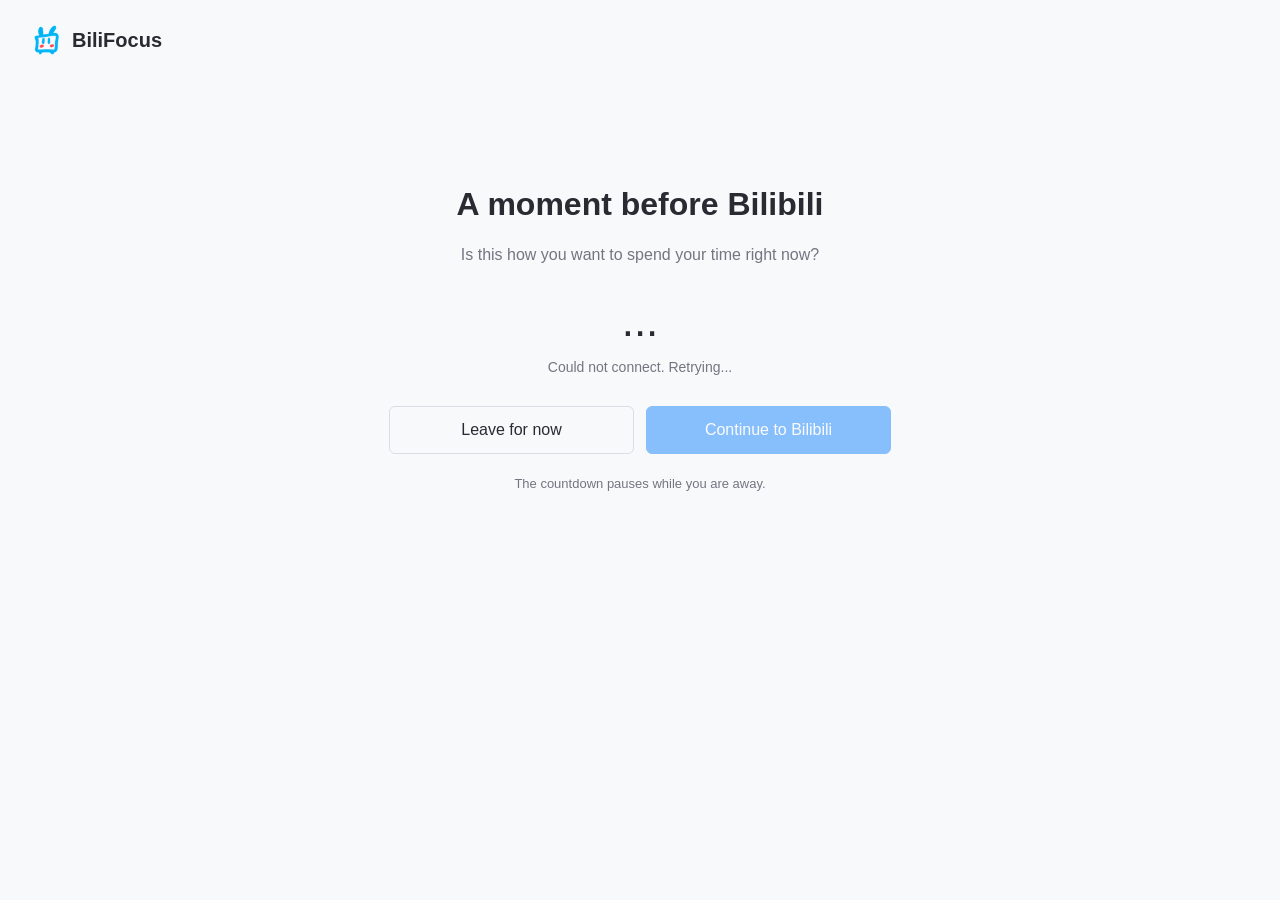
<file: extension/intention/index.html>
<!doctype html>
<html lang="en">
<head>
  <meta charset="utf-8">
  <meta name="viewport" content="width=device-width, initial-scale=1">
  <title>BiliFocus</title>
  <link rel="icon" href="../icons/logo32.png">
  <link rel="stylesheet" href="intention.css">
  <script src="../shared/language.js" defer></script>
  <script src="../shared/page-ui.js" defer></script>
  <script src="../shared/intention.js" defer></script>
  <script src="intention.js" defer></script>
</head>
<body>
  <header><span class="brand"><img src="../icons/logo48.png" alt="">BiliFocus</span></header>
  <main>
    <span id="preview-label" data-i18n="previewLabel" hidden>Preview</span>
    <h1 data-i18n="pauseTitle">A moment before Bilibili</h1>
    <p class="question" data-i18n="pauseNote">Is this how you want to spend your time right now?</p>
    <p id="reminder" hidden></p>
    <div class="timer"><span id="countdown" role="timer" aria-live="off">...</span><p id="status" role="status"></p></div>
    <div class="actions"><button id="leave" type="button" data-i18n="leave">Leave for now</button><button id="continue" type="button" data-i18n="continue" disabled>Continue to Bilibili</button></div>
    <p class="note" data-i18n="foreground">The countdown pauses while you are away.</p>
  </main>
</body>
</html>
</file>
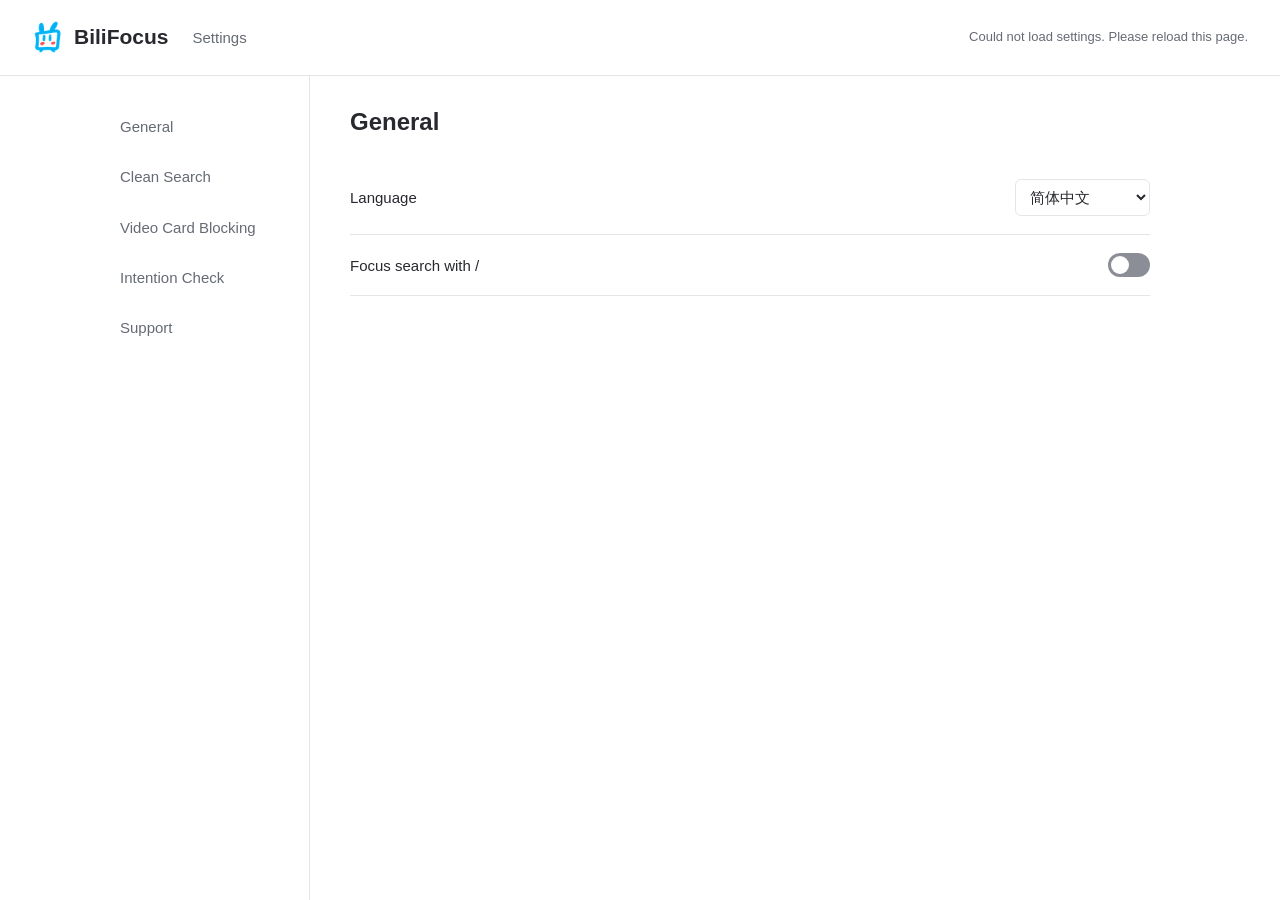
<file: extension/settings/index.html>
<!doctype html>
<html lang="en">
<head>
  <meta charset="utf-8">
  <meta name="viewport" content="width=device-width, initial-scale=1">
  <title>BiliFocus</title>
  <link rel="icon" href="../icons/logo32.png">
  <link rel="stylesheet" href="keyword-editor.css">
  <link rel="stylesheet" href="settings.css">
  <script src="../shared/language.js" defer></script>
  <script src="../shared/page-ui.js" defer></script>
  <script src="../shared/intention.js" defer></script>
  <script src="../shared/keyword-rules.js" defer></script>
  <script src="keyword-editor.js" defer></script>
  <script src="settings.js" defer></script>
</head>
<body hidden aria-busy="true">
  <header class="app-header"><a class="brand" href="#general"><img src="../icons/logo48.png" alt="">BiliFocus</a><span data-i18n="settings">Settings</span><output id="save-status" role="status"></output></header>
  <div class="layout">
    <nav aria-label="Settings">
      <a href="#general" data-i18n="general">General</a>
      <a href="#clean" data-i18n="clean">Clean Search</a>
      <a href="#blocking" data-i18n="blocking">Video Card Blocking</a>
      <a href="#intention" data-i18n="intention">Intention Check</a>
      <a href="#support" data-i18n="support">Support</a>
    </nav>
    <main>
      <section id="general" aria-labelledby="general-title">
        <h1 id="general-title" data-i18n="general">General</h1>
        <div class="setting-row"><label for="language" data-i18n="language">Language</label><select id="language"><option value="zh">简体中文</option><option value="en">English</option><option value="ja">日本語</option></select></div>
        <label class="setting-row"><span data-i18n="shortcut">Focus search with /</span><input type="checkbox" role="switch" class="switch" id="slashfocus"></label>
      </section>
      <section id="clean" hidden aria-labelledby="clean-title">
        <h1 id="clean-title" data-i18n="clean">Clean Search</h1>
        <label class="setting-row"><span data-i18n="navLeft">Move right navigation to the left</span><input type="checkbox" role="switch" class="switch" id="cleansearchrightnavleft"></label>
        <p class="note" data-i18n="navNote"></p>
        <h2 data-i18n="wallpaper">Wallpapers</h2>
        <p class="note"><span data-i18n="wallpaperNoteBeforeIcon"></span><span class="wallpaper-icon" aria-hidden="true"><img src="../icons/pen.svg" alt="" width="14" height="14"></span><span data-i18n="wallpaperNoteAfterIcon"></span></p>
      </section>
      <section id="blocking" hidden aria-labelledby="blocking-title"><h1 id="blocking-title" data-i18n="blocking">Video Card Blocking</h1><div id="blocking-editor"></div></section>
      <section id="intention" hidden aria-labelledby="intention-title">
        <h1 id="intention-title" data-i18n="intention">Intention Check</h1>
        <label class="setting-row"><span data-i18n="enable">Enable Intention Check</span><input type="checkbox" role="switch" class="switch" id="intention-enabled"></label>
        <p class="note" data-i18n="intentionNote"></p>
        <div class="setting-row"><label for="countdown" data-i18n="duration">Waiting time</label><div class="quantity"><input id="countdown" type="number" min="1" max="120" step="1" required><span data-i18n="seconds">seconds</span></div></div>
        <div class="setting-row"><label for="interval" data-i18n="interval">Time away before another check</label><div class="quantity"><input id="interval" type="number" min="1" max="1440" step="1" required><span data-i18n="minutes">minutes</span></div></div>
        <label class="field-label" for="reminder"><span data-i18n="reminder">Personal reminder</span><small data-i18n="optional">Optional</small></label>
        <textarea id="reminder" maxlength="300" rows="3" data-placeholder="reminderHint"></textarea>
        <button id="preview" class="command" type="button" data-i18n="preview">Preview</button>
      </section>
      <section id="support" hidden aria-labelledby="support-title">
        <h1 id="support-title" data-i18n="support">Support</h1>
        <p class="support-message" data-i18n="supportMessage"></p>
        <img class="support-code" src="images/wechat-payment.jpg" width="720" height="720" alt="WeChat donation code" data-alt="wechatCode">
      </section>
    </main>
  </div>
</body>
</html>
</file>
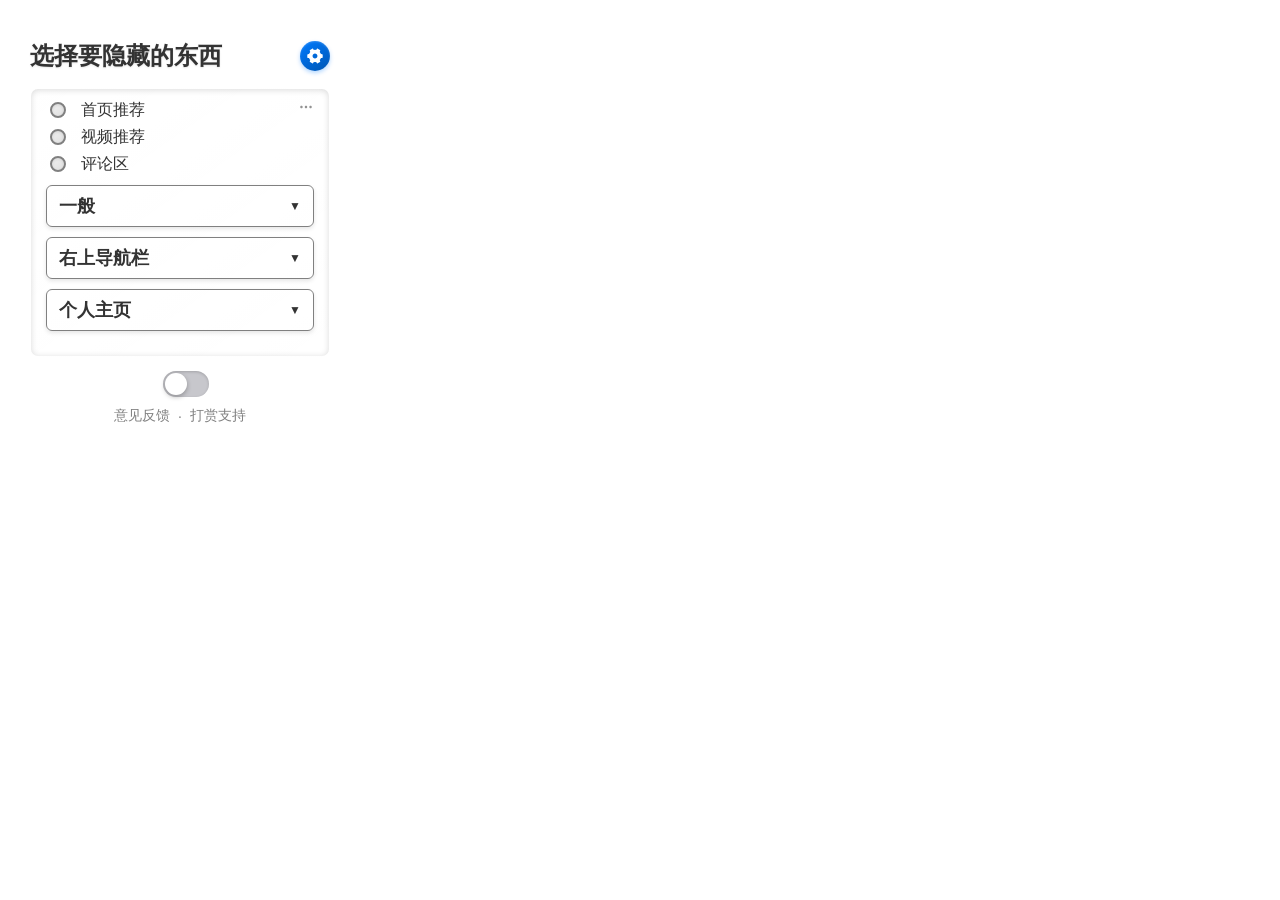
<file: extension/popup.html>
<!DOCTYPE html>
<html lang="zh-CN">
  <meta charset="UTF-8">
  <meta name="viewport" content="width=device-width, initial-scale=1.0">
  <head>
    <title>BiliFocus</title>
    <style>
      :root {
        /* Light theme colors */
        --bg-color: #ffffff;
        --text-color: #333333;
        --border-color: #cccccc;
        --group-border: #808080;
        --modal-bg: #ffffff;
        --modal-text: #333333;
        --feedback-color: #808080;
        --feedback-hover: #708090;
        --btn-bg: #007bff;
        --btn-hover: #0056b3;
        --btn-active: #004494;
      }

      [data-theme="dark"] {
        /* Dark theme colors */
        --bg-color: #1a1a1a;
        --text-color: #e0e0e0;
        --border-color: #404040;
        --group-border: #666666;
        --modal-bg: #2d2d2d;
        --modal-text: #e0e0e0;
        --feedback-color: #999999;
        --feedback-hover: #b0b0b0;
        --btn-bg: #0066cc;
        --btn-hover: #004499;
        --btn-active: #003377;
      }

      html {
        max-height: 585px;
        overflow: hidden;
      }

      body {
        font-family: Arial, sans-serif;
        margin: 20px;
        margin-bottom: 5px;
        padding: 10px;
        width: 320px;
        max-height: 560px;
        box-sizing: border-box;
        display: flex;
        flex-direction: column;
        overflow: hidden;
        user-select: none;
        background-color: var(--bg-color);
        color: var(--text-color);
        transition: background-color 0.3s ease, color 0.3s ease;
      }

      .popup-header {
        flex: 0 0 auto;
        display: flex;
        justify-content: space-between;
        align-items: center;
        margin: -5px 0 8px 0;
      }

      .choices_container {
        box-sizing: border-box;
        position: relative;
        padding: 15px;
        margin-bottom: 8px;
        flex: 0 1 auto;
        min-height: 0;
        max-height: var(--choices-max-height, none);
        overflow-x: hidden;
        overflow-y: auto;
        scrollbar-width: thin;
        scrollbar-color: var(--group-border) transparent;
        background: linear-gradient(145deg, rgba(255,255,255,0.05), rgba(255,255,255,0.02));
        border-radius: 8px;
        border: 1px solid rgba(255,255,255,0.1);
        box-shadow: inset 0 1px 6px rgba(0,0,0,0.15);
      }

      .choices_container > label:first-of-type {
        padding-right: 36px;
      }

      .choices-menu-anchor {
        position: sticky;
        top: 0;
        z-index: 8;
        height: 0;
        display: flex;
        justify-content: flex-end;
        pointer-events: none;
      }

      /* Webkit scrollbar styling for Chrome/Safari */
      .choices_container::-webkit-scrollbar {
        width: 8px;
      }

      .choices_container::-webkit-scrollbar-track {
        background: transparent;
      }

      .choices_container::-webkit-scrollbar-thumb {
        background: var(--group-border);
        border-radius: 4px;
        border: 2px solid var(--bg-color);
      }

      .choices_container::-webkit-scrollbar-thumb:hover {
        background: var(--text-color);
      }

      .title {
        font-size: 24px;
        margin-bottom: 8px;
        text-shadow: 0 1px 2px rgba(0,0,0,0.1);
      }

      .group-title {
        font-size: 18px;
        margin: 10px 0;
        cursor: pointer;
        font-weight: bold;
        padding: 8px 12px;
        border-radius: 6px;
        background: linear-gradient(145deg, rgba(255,255,255,0.1), rgba(255,255,255,0.05));
        border: 1px solid var(--group-border);
        display: flex;
        justify-content: space-between;
        align-items: center;
        transition: all 0.2s ease;
        box-shadow: 0 2px 4px rgba(0,0,0,0.1), inset 0 1px 2px rgba(255,255,255,0.1);
      }

      .group-title:hover {
        transform: translateY(-1px);
        box-shadow: 0 3px 6px rgba(0,0,0,0.15), inset 0 1px 2px rgba(255,255,255,0.15);
      }

      .group-title:active {
        transform: translateY(0);
        box-shadow: 0 1px 2px rgba(0,0,0,0.1), inset 0 1px 2px rgba(0,0,0,0.1);
      }

      .group-title::after {
        content: '▼';
        font-size: 12px;
        color: var(--text-color);
        transition: transform 0.3s ease;
      }

      .group-title.collapsed::after {
        transform: rotate(90deg);
      }

      .group-content {
        display: none;
        margin-left: 20px;
      }

      .group-content label {
        margin-top: -5px;
      }

      span {
        margin-left: 5px;
      }

      strong {
        font-size: 14px;
        color: var(--text-color);
        display: block;
        margin-top: 15px;
        text-align: justify;
      }

      label {
        display: flex;
        align-items: center;
        font-size: 16px;
        margin-bottom: 10px;
        margin-top: -5px;
        cursor: pointer;
        transition: color 0.2s ease;
      }

      label:hover {
        color: var(--btn-bg);
      }

      label.locked-option {
        cursor: not-allowed;
        opacity: 0.72;
      }

      label.locked-option:hover {
        color: var(--text-color);
      }

      label.locked-option input[type="checkbox"] {
        cursor: not-allowed;
      }

      .lock-note {
        display: none;
        margin-left: auto;
        padding: 2px 6px;
        border: 1px solid var(--border-color);
        border-radius: 999px;
        color: var(--feedback-color);
        font-size: 11px;
        line-height: 1.2;
        white-space: nowrap;
      }

      label.locked-option .lock-note {
        display: inline-flex;
      }
      
      input[type="checkbox"] {
        appearance: none;
        width: 16px;
        height: 16px;
        border: 2px solid var(--group-border);
        border-radius: 50%;
        background: linear-gradient(145deg, #f0f0f0, #e0e0e0);
        cursor: pointer;
        transition: all 0.2s ease;
        margin-right: 10px;
        flex-shrink: 0;
        box-shadow: inset 0 1px 3px rgba(0,0,0,0.1);
      }

      input[type="checkbox"]:hover {
        transform: scale(1.1);
        box-shadow: inset 0 1px 3px rgba(0,0,0,0.15), 0 2px 4px rgba(0,0,0,0.1);
      }

      input[type="checkbox"]:checked {
        background: linear-gradient(145deg, var(--btn-bg), #0056b3);
        border-color: var(--btn-bg);
        box-shadow: inset 0 1px 3px rgba(0,0,0,0.2), 0 2px 4px rgba(0,123,255,0.3);
      }

      input[type="checkbox"]:active {
        transform: scale(0.95);
      }

      .popup-footer {
        flex: 0 0 auto;
        margin-top: 0px;
      }

      #choices-menu-btn {
        position: relative;
        top: -8px;
        right: -6px;
        width: 28px;
        height: 22px;
        border: none;
        border-radius: 999px;
        padding: 0;
        background: transparent;
        color: var(--feedback-color);
        cursor: pointer;
        display: flex;
        align-items: center;
        justify-content: center;
        pointer-events: auto;
        transition: background-color 0.2s ease, color 0.2s ease;
      }

      #choices-menu-btn:hover {
        background: rgba(127, 127, 127, 0.12);
        color: var(--btn-bg);
      }

      .choices-menu-icon {
        width: 16px;
        height: 16px;
        margin-left: 0;
        background: currentColor;
        opacity: 0.85;
        display: block;
        -webkit-mask: url("icons/ellipsis.svg") center / contain no-repeat;
        mask: url("icons/ellipsis.svg") center / contain no-repeat;
      }

      #choices-menu {
        position: absolute;
        top: 18px;
        right: -6px;
        z-index: 9;
        display: none;
        width: max-content;
        max-width: 220px;
        padding: 4px;
        border: 1px solid var(--border-color);
        border-radius: 8px;
        background: var(--modal-bg);
        box-shadow: 0 8px 20px rgba(0,0,0,0.16);
        pointer-events: auto;
      }

      #choices-menu.is-open {
        display: grid;
        gap: 3px;
      }

      .choices-menu-item {
        min-height: 30px;
        border: none;
        border-radius: 6px;
        padding: 0 8px;
        background: transparent;
        color: var(--text-color);
        font-size: 13px;
        text-align: left;
        white-space: nowrap;
        cursor: pointer;
      }

      .choices-menu-item:hover {
        background: rgba(0,123,255,0.1);
        color: var(--btn-bg);
      }

      #clean-search-btn {
        box-sizing: border-box;
        background: transparent;
        color: var(--text-color);
        border: none;
        border-radius: 10px;
        font-size: 15px;
        font-weight: bold;
        cursor: pointer;
        transition: background-color 0.2s ease;
        width: 100%;
        margin-top: 0;
        padding: 6px 4px;
        display: flex;
        align-items: center;
        justify-content: center;
        gap: 12px;
      }

      #clean-search-btn:hover {
        background: rgba(127, 127, 127, 0.1);
      }

      #clean-search-btn:focus-visible {
        outline: 2px solid var(--btn-bg);
        outline-offset: 2px;
      }

      #clean-search-btn-text {
        margin-left: 0;
      }

      .apple-switch {
        position: relative;
        display: inline-flex;
        width: 46px;
        height: 26px;
        margin-left: 0;
        border-radius: 999px;
        background: #c7c7cc;
        box-shadow: inset 0 1px 3px rgba(0,0,0,0.18);
        flex: 0 0 auto;
        transition: background-color 0.2s ease;
      }

      .apple-switch-thumb {
        position: absolute;
        top: 2px;
        left: 2px;
        width: 22px;
        height: 22px;
        margin-left: 0;
        border-radius: 50%;
        background: #ffffff;
        box-shadow: 0 2px 5px rgba(0,0,0,0.28);
        transition: transform 0.2s ease;
      }

      #clean-search-btn.active .apple-switch {
        background: var(--btn-bg);
      }

      #clean-search-btn.active .apple-switch-thumb {
        transform: translateX(20px);
      }

      .popup-links {
        display: flex;
        justify-content: center;
        align-items: center;
        gap: 8px;
        margin-top: 4px;
      }

      .popup-links a {
        display: inline-block;
        font-size: 14px;
        color: var(--feedback-color);
        text-decoration: none;
        cursor: pointer;
        text-align: center;
      }

      .popup-links a:hover {
        text-decoration: underline;
        color: var(--feedback-hover);
      }

      .popup-links span {
        margin-left: 0;
      }

      .popup-link-separator {
        color: var(--feedback-color);
        font-size: 14px;
      }



      .modal-overlay {
        display: none;
        position: fixed;
        top: 0; left: 0;
        width: 100vw; height: 100vh;
        background: rgba(128, 128, 128, 0.5);
        justify-content: center;
        align-items: center;
        z-index: 9999;
      }

      .modal-content {
        background: var(--modal-bg);
        padding: 25px;
        border-radius: 8px;
        max-width: 310px;
        box-sizing: border-box;
        text-align: center;
        font-size: 14px;
        color: var(--modal-text);
        box-shadow: 0 4px 20px rgba(0,0,0,0.15);
        user-select: text;
        border: none;
      }


      #modal-close-btn {
        margin-top: 15px;
        background: linear-gradient(145deg, var(--btn-bg), #0056b3);
        border: none;
        border-radius: 6px;
        padding: 8px 16px;
        color: white;
        font-weight: bold;
        cursor: pointer;
        font-size: 14px;
        transition: all 0.2s ease;
        box-shadow: 0 2px 4px rgba(0,123,255,0.3), inset 0 1px 2px rgba(255,255,255,0.2);
        user-select: none;
        -webkit-user-select: none;
      }

      #modal-close-btn:hover {
        transform: translateY(-1px);
        box-shadow: 0 3px 6px rgba(0,123,255,0.4), inset 0 1px 2px rgba(255,255,255,0.2);
      }

      #modal-close-btn:active {
        transform: translateY(0);
        box-shadow: 0 1px 2px rgba(0,123,255,0.3), inset 0 1px 2px rgba(0,0,0,0.2);
      }

      #settings-btn {
        background: linear-gradient(145deg, var(--btn-bg), #0056b3);
        color: white;
        border: none;
        border-radius: 999px;
        padding: 6px;
        margin-top: 6px;
        cursor: pointer;
        transition: box-shadow 0.2s ease, background 0.2s ease;
        display: flex;
        align-items: center;
        justify-content: center;
        box-shadow: 0 2px 4px rgba(0,123,255,0.3), inset 0 1px 2px rgba(255,255,255,0.2);
      }

      #settings-btn:hover {
        box-shadow: 0 3px 6px rgba(0,123,255,0.4), inset 0 1px 2px rgba(255,255,255,0.2);
      }

      #settings-btn:active {
        box-shadow: 0 1px 2px rgba(0,123,255,0.3), inset 0 1px 2px rgba(0,0,0,0.2);
      }

      #settings-icon {
        width: 18px;
        height: 18px;
        display: block;
        filter: invert(1);
        transform: rotate(0deg);
        transform-origin: center;
        transition: transform 0.42s cubic-bezier(0.35, 0, 0.2, 1);
        will-change: transform;
      }

      #settings-btn:hover #settings-icon {
        transform: rotate(60deg);
        transition-timing-function: cubic-bezier(0.2, 0.9, 0.2, 1);
      }

    </style>
  </head>
  <div id="custom-alert" class="modal-overlay">
    <div class="modal-content">
      <p id="modal-text" style="white-space: pre-line;">意见反馈请发邮件至 waterlemon0096@gmail.com。</p>
      <button id="modal-close-btn">OK</button>
    </div>
  </div>
  <body data-theme="light">
    <div class="popup-header">
      <strong class="title" id="main-title">选择要隐藏的东西</strong>
      <button id="settings-btn" title="Settings">
        <img src="icons/settings.svg" alt="Settings" id="settings-icon">
      </button>
    </div>

    <!--
    To add new options, edit the map 'defaults' in popup.js
    and the maps 'settings' and 'modifications' in the content script
    add to the option change callbacks if necessary
    -->

    <div class="choices_container">
    <div class="choices-menu-anchor">
      <button id="choices-menu-btn" type="button" title="More">
        <span class="choices-menu-icon" aria-hidden="true"></span>
      </button>
      <div id="choices-menu" role="menu" aria-hidden="true">
        <button class="choices-menu-item" id="select-all-btn" type="button" role="menuitem">全部选择</button>
        <button class="choices-menu-item" id="unselect-all-btn" type="button" role="menuitem">全部取消</button>
      </div>
    </div>
    <label>
      <input type="checkbox" id="homepagerecom">
      <span id="homepagerecom-text">首页推荐</span>
      <span class="lock-note" data-lock-note="homepagerecom"></span>
    </label>
    <label>
      <input type="checkbox" id="vidrecom">
      <span id="vidrecom-text">视频推荐</span>
    </label>
    <label>
      <input type="checkbox" id="comments">
      <span id="comments-text">评论区</span>
    </label>

    <div class="group">
      <div class="group-title" data-group="group_general" id="group_general-title">一般</div>
      <div class="group-content" id="group_general">
        <label>
          <input type="checkbox" id="searchrecom">
          <span id="searchrecom-text">搜索推荐</span>
          <span class="lock-note" data-lock-note="searchrecom"></span>
        </label>
        <label>
          <input type="checkbox" id="leftnavi">
          <span id="leftnavi-text">左上导航栏</span>
          <span class="lock-note" data-lock-note="leftnavi"></span>
        </label>
        <label>
          <input type="checkbox" id="ads">
          <span id="ads-text">广告</span>
          <span class="lock-note" data-lock-note="ads"></span>
        </label>
      </div>
    </div>
    <div class="group">
      <div class="group-title" data-group="right_navi_general" id="right_navi_general-title">右上导航栏</div>
      <div class="group-content" id="right_navi_general">
        <label>
          <input type="checkbox" id="membership">
          <span id="membership-text">大会员图标</span>
        </label>
        <label>
          <input type="checkbox" id="messages">
          <span id="messages-text">消息图标</span>
        </label>
        <label>
          <input type="checkbox" id="dongtai">
          <span id="dongtai-text">动态图标</span>
        </label>
        <label>
          <input type="checkbox" id="favourites">
          <span id="favourites-text">收藏图标</span>
        </label>
        <label>
          <input type="checkbox" id="history">
          <span id="history-text">历史图标</span>
        </label>
        <label>
          <input type="checkbox" id="tougao">
          <span id="tougao-text">投稿图标</span>
        </label>
      </div>
    </div>

    <div class="group">
      <div class="group-title" data-group="personal_page" id="personal_page-title">个人主页</div>
      <div class="group-content" id="personal_page">
        <label>
          <input type="checkbox" id="myvideos">
          <span id="myvideos-text">我的视频</span>
        </label>
        <label>
          <input type="checkbox" id="myfavourites">
          <span id="myfavourites-text">收藏夹</span>
        </label>
        <label>
          <input type="checkbox" id="subanimes">
          <span id="subanimes-text">订阅番剧</span>
        </label>
        <label>
          <input type="checkbox" id="recentcoins">
          <span id="recentcoins-text">最近投币的视频</span>
        </label>
        <label>
          <input type="checkbox" id="collections">
          <span id="collections-text">合集和系列</span>
        </label>
        <label>
          <input type="checkbox" id="columns">
          <span id="columns-text">专栏</span>
        </label>
        <label>
          <input type="checkbox" id="recentlikes">
          <span id="recentlikes-text">最近点赞的视频</span>
        </label>
        <label>
          <input type="checkbox" id="usrpageleftsidebar">
          <span id="usrpageleftsidebar-text">左侧边栏</span>
        </label>
      </div>
    </div>

    </div>

    <div class="popup-footer">
      <button id="clean-search-btn" title="Clean search mode" role="switch" aria-checked="true">
        <span id="clean-search-btn-text" style="font-style: normal;"></span>
        <span class="apple-switch" aria-hidden="true">
          <span class="apple-switch-thumb"></span>
        </span>
      </button>


      <div class="popup-links">
        <a href="#" id="feedback-link"><span id="feedback-text" style="font-style: normal;">意见反馈</span></a>
        <span class="popup-link-separator" aria-hidden="true">&middot;</span>
        <a href="settings/index.html#support" id="support-link" target="_blank"><span id="support-text">打赏支持</span></a>
      </div>
    </div>

    <script src="shared/language.js"></script>
    <script src="popup.js"></script>
  </body>
</html>
</file>
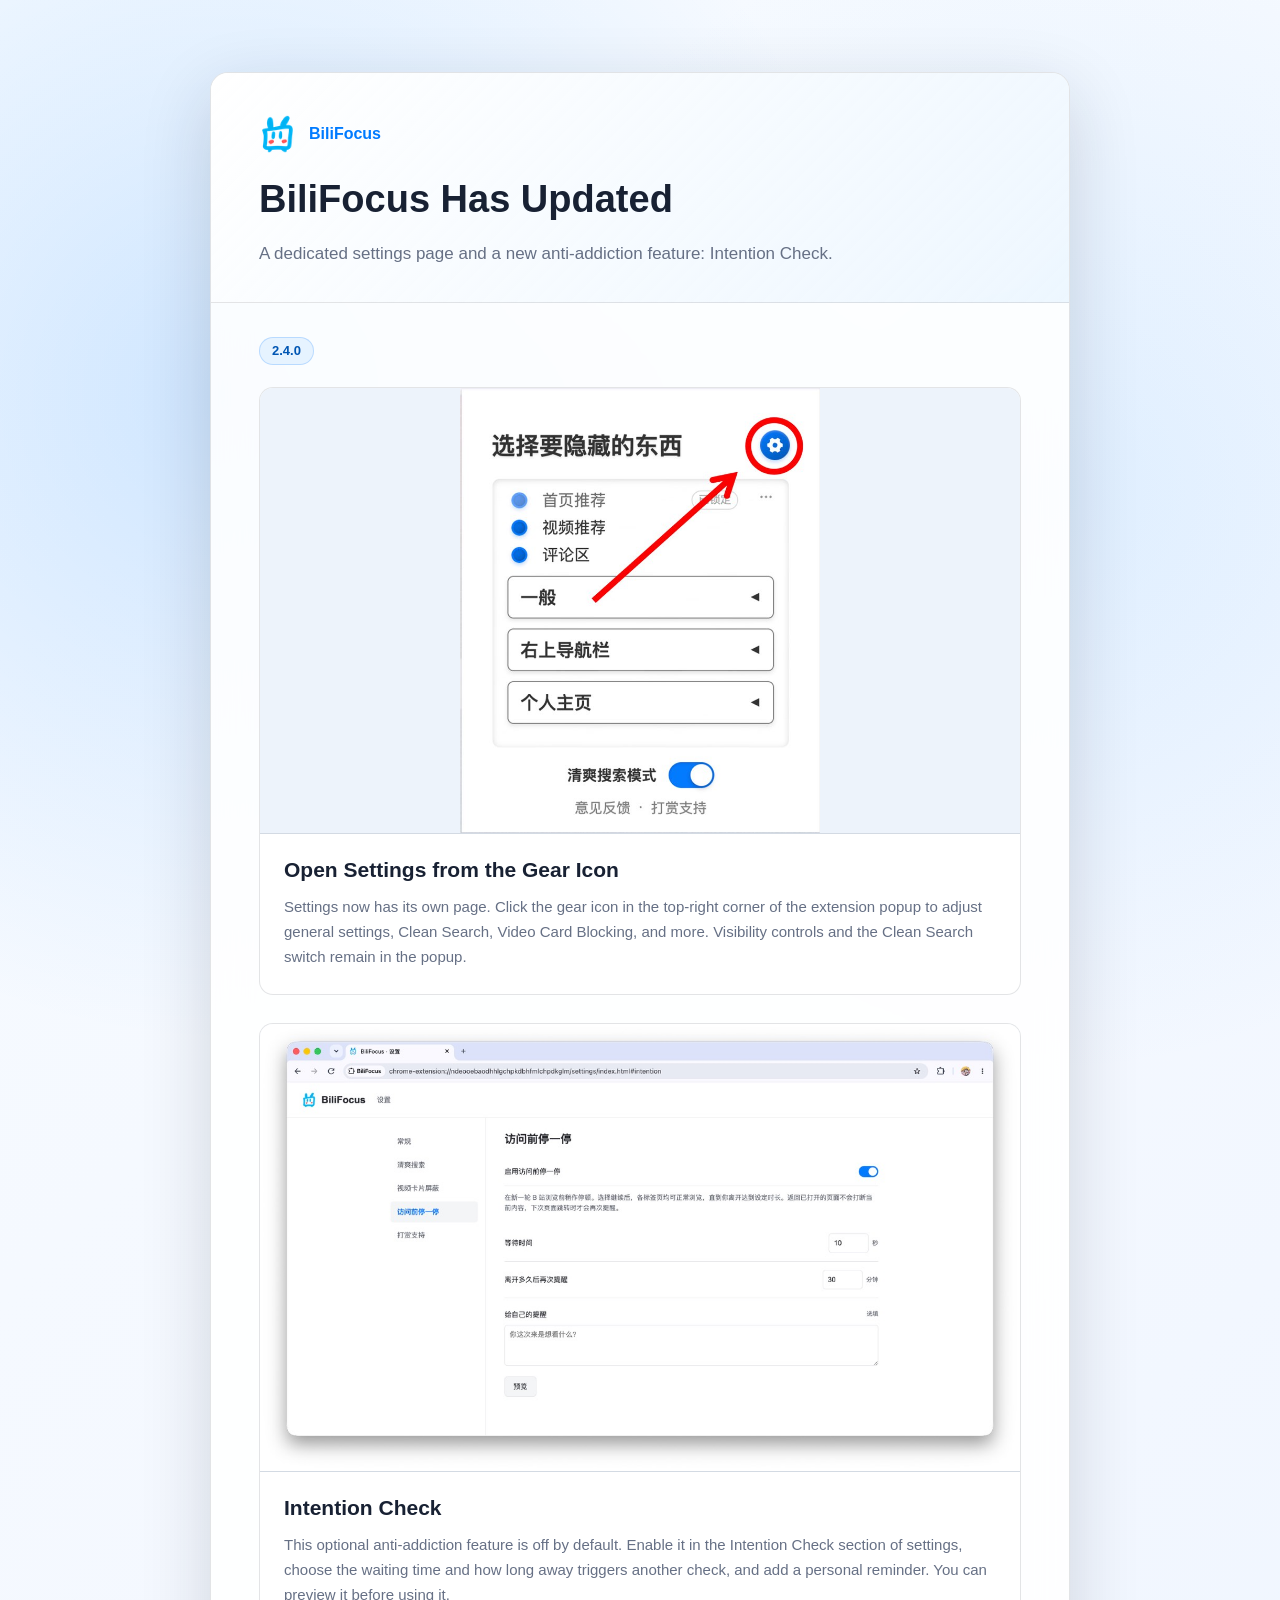
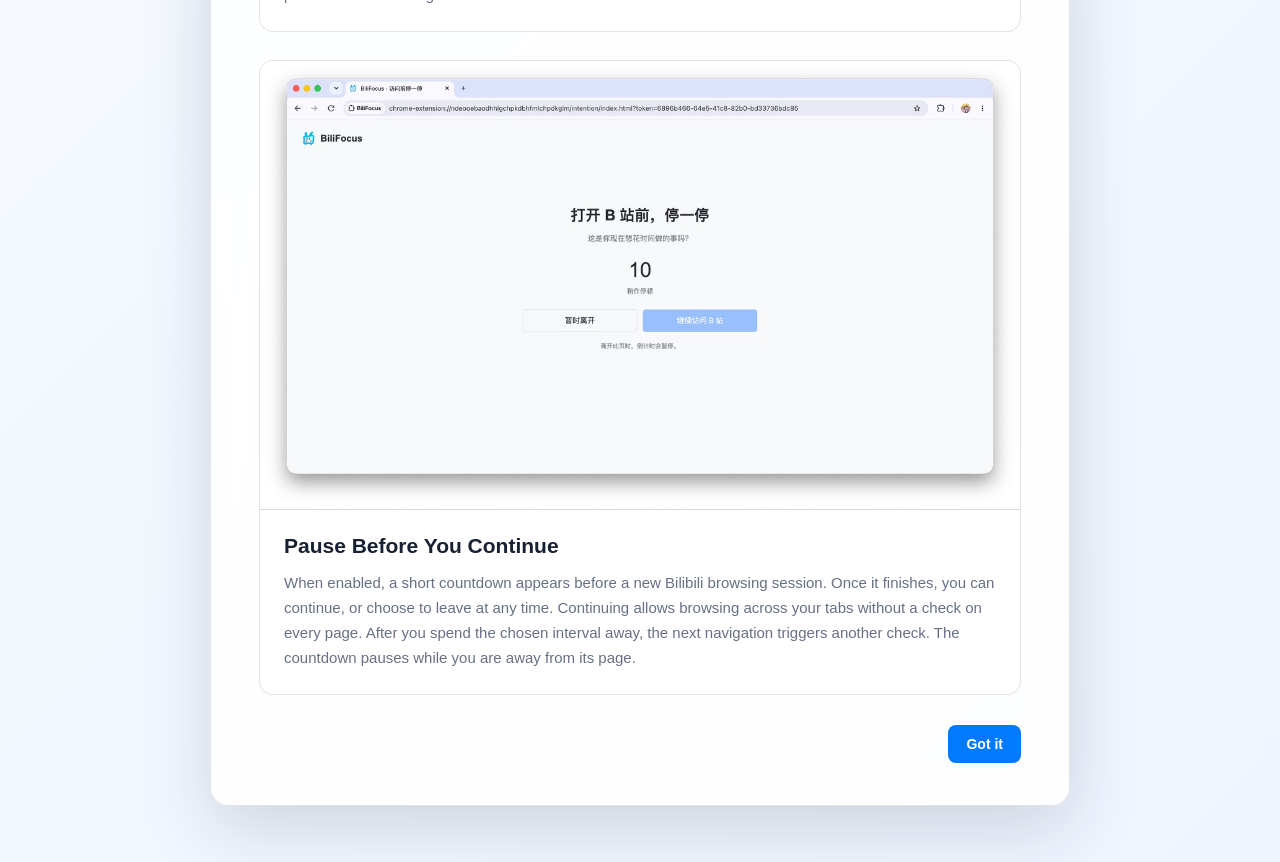
<file: extension/release-notes/whatsnew.html>
<!DOCTYPE html>
<html lang="zh-CN">
<head>
  <meta charset="UTF-8">
  <meta name="viewport" content="width=device-width, initial-scale=1.0">
  <title>BiliFocus Updates</title>
  <style>
    :root {
      color-scheme: light;
      --blue: #007bff;
      --blue-dark: #0056b3;
      --bg: #f4f8ff;
      --surface: rgba(255, 255, 255, 0.88);
      --text: #182133;
      --muted: #667085;
      --border: rgba(24, 33, 51, 0.12);
      --shadow: 0 22px 70px rgba(24, 33, 51, 0.16);
    }

    * {
      box-sizing: border-box;
    }

    body {
      min-height: 100vh;
      margin: 0;
      color: var(--text);
      font-family: Arial, "Microsoft YaHei", "PingFang SC", sans-serif;
      background:
        radial-gradient(circle at 18% 16%, rgba(0, 123, 255, 0.16), transparent 28%),
        radial-gradient(circle at 82% 20%, rgba(120, 190, 255, 0.18), transparent 26%),
        linear-gradient(135deg, #f7fbff 0%, var(--bg) 52%, #eef5ff 100%);
    }

    main {
      width: min(860px, calc(100vw - 40px));
      margin: 0 auto;
      padding: 72px 0 56px;
    }

    .panel {
      overflow: hidden;
      border: 1px solid var(--border);
      border-radius: 18px;
      background: var(--surface);
      box-shadow: var(--shadow);
      backdrop-filter: blur(18px);
    }

    .hero {
      padding: 42px 48px 34px;
      border-bottom: 1px solid var(--border);
      background: linear-gradient(135deg, rgba(255, 255, 255, 0.92), rgba(230, 243, 255, 0.68));
    }

    .brand {
      display: flex;
      align-items: center;
      gap: 12px;
      margin-bottom: 24px;
      color: var(--blue);
      font-weight: 700;
    }

    .brand img {
      width: 38px;
      height: 38px;
      border-radius: 8px;
    }

    h1 {
      margin: 0;
      max-width: 700px;
      font-size: 38px;
      line-height: 1.18;
      letter-spacing: 0;
    }

    .subtitle {
      margin: 18px 0 0;
      max-width: 660px;
      color: var(--muted);
      font-size: 17px;
      line-height: 1.65;
    }

    .content {
      padding: 34px 48px 42px;
    }

    .release-section + .release-section {
      margin-top: 42px;
      padding-top: 36px;
      border-top: 1px solid var(--border);
    }

    .version {
      display: inline-flex;
      align-items: center;
      min-height: 28px;
      margin-bottom: 22px;
      padding: 0 12px;
      border: 1px solid rgba(0, 123, 255, 0.2);
      border-radius: 999px;
      background: rgba(0, 123, 255, 0.08);
      color: var(--blue-dark);
      font-size: 13px;
      font-weight: 700;
    }

    .features {
      display: grid;
      gap: 28px;
      margin: 0 0 30px;
      padding: 0;
      list-style: none;
    }

    .feature {
      overflow: hidden;
      border: 1px solid var(--border);
      border-radius: 14px;
      background: #ffffff;
    }

    .feature-media {
      background: #edf3fb;
      border-bottom: 1px solid var(--border);
    }

    .feature-media img {
      display: block;
      width: 100%;
      height: auto;
    }

    .feature-media img[src$="gear_item_in_popup.jpg"] {
      max-width: 360px;
      margin: 0 auto;
    }

    .feature-copy {
      padding: 22px 24px 24px;
    }

    .feature h2 {
      margin: 0 0 10px;
      font-size: 21px;
      line-height: 1.32;
      letter-spacing: 0;
    }

    .feature p {
      margin: 0;
      color: var(--muted);
      font-size: 15px;
      line-height: 1.68;
    }

    .feature.extra-section {
      margin: 0 0 30px;
    }

    .actions {
      display: flex;
      align-items: center;
      justify-content: flex-end;
      gap: 12px;
      margin-top: 28px;
    }

    button {
      min-height: 38px;
      padding: 0 18px;
      border: 0;
      border-radius: 8px;
      background: var(--blue);
      color: #ffffff;
      cursor: pointer;
      font-size: 14px;
      font-weight: 700;
    }

    button:hover {
      background: var(--blue-dark);
    }

    @media (max-width: 760px) {
      main {
        width: min(100vw - 24px, 860px);
        padding: 28px 0;
      }

      .hero,
      .content {
        padding-left: 24px;
        padding-right: 24px;
      }

      h1 {
        font-size: 30px;
      }

      .feature-copy {
        padding: 18px;
      }
    }
  </style>
</head>
<body hidden aria-busy="true">
  <main>
    <section class="panel">
      <div class="hero">
        <div class="brand">
          <img src="../icons/logo48.png" alt="">
          <span>BiliFocus</span>
        </div>
        <h1 id="title">BiliFocus 更新了</h1>
        <p class="subtitle" id="subtitle">这个版本没有需要展示的更新说明。</p>
      </div>
      <div class="content">
        <div id="release-sections"></div>
        <div class="actions">
          <button type="button" id="close">知道了</button>
        </div>
      </div>
    </section>
  </main>
  <script src="../shared/language.js"></script>
  <script src="whatsnew.js"></script>
</body>
</html>
</file>
<file: extension/intention/intention.css>
:root { color-scheme:light dark; --bg:#f8f9fb; --text:#282b32; --muted:#727681; --line:#dadde3; }
@media(prefers-color-scheme:dark) { :root { --bg:#1a1a1a; --text:#e7e8ec; --muted:#a7a9b0; --line:#44464d; } }
* { box-sizing:border-box; letter-spacing:0; }
body { margin:0; min-height:100vh; background:var(--bg); color:var(--text); font:16px/1.6 Arial,sans-serif; }
header { display:flex; align-items:center; justify-content:space-between; gap:20px; padding:24px 32px; }
.brand { display:flex; align-items:center; gap:10px; font-size:20px; font-weight:700; }
.brand img { width:30px; height:30px; }
button { font:inherit; cursor:pointer; user-select:none; color:var(--text); border:1px solid var(--line); background:transparent; padding:10px 20px; border-radius:6px; }
button:focus-visible { outline:2px solid #007bff; outline-offset:4px; }
main { max-width:700px; margin:60px auto 0; padding:24px 28px 48px; text-align:center; }
h1 { font-size:32px; line-height:1.3; margin:20px 0 16px; overflow-wrap:anywhere; }
.question { margin:0; color:var(--muted); }
#reminder { white-space:pre-wrap; overflow-wrap:anywhere; margin:24px 0 0; }
#preview-label { color:var(--muted); font-size:13px; text-transform:uppercase; }
.timer { margin:28px 0 24px; }
#countdown { font-size:44px; line-height:1.2; font-variant-numeric:tabular-nums; display:block; min-height:53px; }
#status { margin:8px 0 0; min-height:26px; color:var(--muted); font-size:14px; }
.actions { display:flex; justify-content:center; align-items:stretch; gap:12px; }
.actions button { flex:1; max-width:245px; }
#continue { background:#007bff; color:#fff; border-color:#007bff; }
#continue:disabled { opacity:.45; cursor:default; }
.note { margin-top:20px; color:var(--muted); font-size:13px; }
[hidden] { display:none !important; }
@media(max-width:550px) { header { padding:18px; } main { margin-top:24px; padding:16px 20px 32px; } h1 { font-size:27px; } .actions { flex-direction:column; align-items:stretch; } .actions button { max-width:none; } }
</file>
<file: extension/settings/keyword-editor.css>
/* Full-page rule editor. Page colors come from settings.css. */
#bili-focus-keyword-panel { position:relative; min-width:0; color:var(--text); }
.bili-focus-keyword-toolbar { display:flex; flex-wrap:wrap; align-items:center; justify-content:space-between; gap:12px 20px; border-bottom:1px solid var(--line); margin-bottom:24px; }
.bili-focus-keyword-tabs { display:flex; align-self:stretch; gap:22px; }
.bili-focus-keyword-tab { display:flex; align-items:center; gap:8px; min-height:48px; padding:8px 0; background:none; color:var(--muted); border:0; border-bottom:2px solid transparent; font-size:15px; font-weight:600; }
.bili-focus-keyword-tab.is-active { color:var(--blue); border-bottom-color:var(--blue); }
.bili-focus-keyword-count { min-width:24px; padding:1px 6px; border-radius:4px; background:var(--surface); color:var(--muted); font:12px/20px Arial,sans-serif; text-align:center; font-variant-numeric:tabular-nums; }
.bili-focus-keyword-footer-actions { display:flex; flex-wrap:wrap; gap:8px; padding:6px 0; }
.bili-focus-keyword-footer-button { padding:6px 10px; min-height:34px; border:1px solid var(--line); border-radius:6px; background:var(--bg); color:var(--text); font-size:13px; }
.bili-focus-keyword-footer-button:hover { background:var(--surface); border-color:var(--muted); }
.bili-focus-keyword-footer-button.is-danger { border-color:transparent; color:#c94b43; }
.bili-focus-keyword-footer-button.is-danger:hover { background:var(--surface); border-color:#c94b43; }
.bili-focus-keyword-form { display:grid; grid-template-columns:minmax(0,1fr) auto; gap:10px; margin:0 0 18px; }
.bili-focus-keyword-input { width:100%; min-width:0; height:44px; padding:0 14px; border:1px solid var(--line); border-radius:6px; background:var(--bg); color:var(--text); font-size:15px; }
.bili-focus-keyword-input::placeholder { color:var(--muted); opacity:1; }
.bili-focus-keyword-add { padding:8px 18px; min-height:44px; border:1px solid #007bff; border-radius:6px; background:#007bff; color:white; font-size:14px; font-weight:600; }
.bili-focus-keyword-add:hover { background:#006be0; }
.bili-focus-keyword-error { margin:0; color:#d92d20; font-size:14px; }
.bili-focus-keyword-error:not(:empty) { margin-bottom:14px; }
.bili-focus-keyword-inline-message { display:none; padding:10px 14px; margin:0 0 14px; border:1px solid #007bff40; border-radius:6px; background:#007bff12; color:var(--blue); font-size:14px; }
.bili-focus-keyword-inline-message.is-visible { display:block; }
.bili-focus-keyword-inline-message.is-error { border-color:#d92d2040; background:#d92d2012; color:#d94a40; }
.bili-focus-keyword-list { display:flex; flex-wrap:wrap; align-content:flex-start; align-items:flex-start; gap:10px; min-height:240px; max-height:440px; overflow:auto; padding:8px 8px 24px 0; scrollbar-gutter:stable; }
.bili-focus-keyword-list.is-regex { display:grid; grid-template-columns:minmax(0,1fr); gap:8px; }
.bili-focus-keyword-empty { display:flex; justify-content:center; align-items:center; width:100%; min-height:190px; color:var(--muted); font-size:15px; }
.bili-focus-keyword-chip,.bili-focus-keyword-row { position:relative; display:flex; align-items:center; min-width:0; max-width:100%; border:1px solid var(--line); background:var(--surface); color:var(--text); padding:0 34px 0 14px; }
.bili-focus-keyword-chip { height:36px; border-radius:18px; padding:0 14px; }
.bili-focus-keyword-row { width:100%; height:44px; border-radius:6px; }
.bili-focus-keyword-text { overflow:hidden; white-space:nowrap; text-overflow:ellipsis; min-width:0; font-size:14px; line-height:22px; }
.bili-focus-keyword-row .bili-focus-keyword-text { font-family:ui-monospace,SFMono-Regular,Consolas,monospace; }
.bili-focus-keyword-remove { position:absolute; top:4px; right:4px; width:24px; height:24px; display:grid; place-items:center; padding:0; border:0; border-radius:50%; background:transparent; opacity:0; pointer-events:none; }
.bili-focus-keyword-chip .bili-focus-keyword-remove { top:-5px; right:-5px; width:18px; height:18px; border:1px solid var(--line); background:var(--bg); }
.bili-focus-keyword-chip .bili-focus-keyword-remove:focus-visible { outline-offset:1px; }
.bili-focus-keyword-row .bili-focus-keyword-remove { top:9px; }
.bili-focus-keyword-remove img { width:11px; height:11px; opacity:.65; }
.bili-focus-keyword-chip:hover .bili-focus-keyword-remove,.bili-focus-keyword-row:hover .bili-focus-keyword-remove,
.bili-focus-keyword-chip:focus-within .bili-focus-keyword-remove,.bili-focus-keyword-row:focus-within .bili-focus-keyword-remove { opacity:1; pointer-events:auto; }
.bili-focus-keyword-remove:hover { background:var(--line); }
.bili-focus-keyword-footer { display:grid; grid-template-columns:1fr 1fr; gap:24px; border-top:1px solid var(--line); padding-top:20px; }
.bili-focus-keyword-help { margin:0; color:var(--muted); font-size:13px; line-height:1.65; overflow-wrap:anywhere; }
.bili-focus-keyword-dialog-overlay { position:fixed; inset:0; z-index:10; display:flex; align-items:center; justify-content:center; padding:24px; background:#0005; }
.bili-focus-keyword-dialog { width:min(420px,100%); max-height:90vh; overflow:auto; padding:24px; border:1px solid var(--line); border-radius:8px; background:var(--bg); color:var(--text); box-shadow:0 16px 48px #0003; }
.bili-focus-keyword-dialog-title { margin:0 0 12px; font-size:18px; }
.bili-focus-keyword-dialog-message { margin:0; font-size:15px; overflow-wrap:anywhere; }
.bili-focus-keyword-dialog-actions { display:flex; justify-content:flex-end; flex-wrap:wrap; gap:10px; margin-top:24px; }
.bili-focus-keyword-dialog-button { min-width:80px; padding:8px 14px; border:1px solid var(--line); border-radius:6px; color:var(--text); background:var(--surface); font-size:14px; }
.bili-focus-keyword-dialog-button.is-primary { color:#fff; border-color:#007bff; background:#007bff; }
.bili-focus-keyword-dialog-button.is-danger { color:#fff; border-color:#c8352c; background:#c8352c; }
@media(prefers-color-scheme:dark) { .bili-focus-keyword-remove img { filter:invert(1); } .bili-focus-keyword-footer-button.is-danger { color:#ee8078; } }
@media(max-width:700px) {
  .bili-focus-keyword-toolbar { gap:8px; margin-bottom:18px; }
  .bili-focus-keyword-tabs { width:100%; gap:24px; }
  .bili-focus-keyword-footer-actions { padding:0 0 12px; }
  .bili-focus-keyword-tab { font-size:14px; }
  .bili-focus-keyword-add { padding:8px 12px; }
  .bili-focus-keyword-input { font-size:14px; padding:0 10px; }
  .bili-focus-keyword-footer { grid-template-columns:1fr; gap:12px; }
  .bili-focus-keyword-list { min-height:200px; max-height:340px; }
}
@media(hover:none) { .bili-focus-keyword-remove { opacity:1; pointer-events:auto; } }
</file>
<file: extension/settings/settings.css>
:root { color-scheme: light dark; --bg:#fff; --text:#27292e; --muted:#656a74; --line:#e3e5e9; --surface:#f4f5f7; --blue:#007bff; background:var(--bg); }
@media(prefers-color-scheme:dark) { :root { --bg:#1a1a1a; --text:#e0e0e0; --muted:#a5a6ad; --line:#3a3b40; --surface:#242528; --blue:#55a5ff; } }
* { box-sizing:border-box; letter-spacing:0; }
body { margin:0; background:var(--bg); color:var(--text); font:15px/1.55 Arial,sans-serif; }
button,input,select,textarea { font:inherit; }
button,a,select,input[type=checkbox] { cursor:pointer; }
button { user-select:none; }
button:focus-visible,a:focus-visible,input:focus-visible,select:focus-visible,textarea:focus-visible { outline:2px solid var(--blue); outline-offset:3px; }
[hidden] { display:none !important; }
.app-header { min-height:76px; padding:16px 32px; display:flex; align-items:center; gap:24px; border-bottom:1px solid var(--line); }
.brand { display:flex; align-items:center; gap:10px; font-size:21px; font-weight:700; color:var(--text); text-decoration:none; }
.brand img { width:32px; height:32px; }
.app-header>span { color:var(--muted); }
#save-status { margin-left:auto; color:var(--muted); font-size:13px; }
.layout { max-width:1100px; margin:0 auto; display:grid; grid-template-columns:220px minmax(0,1fr); min-height:calc(100vh - 76px); }
nav { border-right:1px solid var(--line); padding:28px 16px; }
nav a { display:block; padding:11px 14px; border-radius:6px; color:var(--muted); text-decoration:none; margin-bottom:5px; overflow-wrap:anywhere; }
nav a[aria-current=page] { color:var(--blue); background:var(--surface); font-weight:700; }
nav a:hover { background:var(--surface); }
main { padding:30px 40px 60px; min-width:0; }
h1 { font-size:24px; line-height:1.3; margin:0 0 24px; }
h2 { font-size:17px; margin:32px 0 8px; }
.setting-row { display:flex; align-items:center; justify-content:space-between; gap:24px; padding:18px 0; border-bottom:1px solid var(--line); }
.setting-row>span,.setting-row>label { min-width:0; overflow-wrap:anywhere; }
.note { font-size:14px; color:var(--muted); margin:14px 0 26px; }
.wallpaper-icon { display:inline-flex; align-items:center; justify-content:center; vertical-align:middle; width:32px; height:32px; margin:0 4px; border-radius:50%; background:rgba(0,0,0,.58); }
.wallpaper-icon img { display:block; width:14px; height:14px; filter:brightness(0) invert(1); }
select,input[type=number],textarea { border:1px solid var(--line); border-radius:6px; background:var(--bg); color:var(--text); padding:8px 10px; }
select { min-width:135px; }
.switch { appearance:none; width:42px; height:24px; flex:0 0 42px; margin:0; padding:3px; border-radius:20px; background:#8b8e96; transition:background .18s; }
.switch::before { content:""; display:block; width:18px; height:18px; border-radius:50%; background:#fff; transition:transform .18s; }
.switch:checked { background:#007bff; }
.switch:checked::before { transform:translateX(18px); }
.quantity { display:flex; align-items:center; gap:8px; flex-shrink:0; }
.quantity input { width:85px; }
.quantity span { color:var(--muted); font-size:13px; }
.field-label { display:flex; justify-content:space-between; margin:24px 0 10px; }
small { color:var(--muted); }
textarea { width:100%; resize:vertical; }
.command { margin-top:16px; padding:9px 18px; border:1px solid var(--line); background:var(--surface); color:var(--text); border-radius:6px; }
.command:hover { border-color:var(--blue); }
.support-message { white-space:pre-line; margin:0 0 24px; }
.support-code { display:block; width:400px; max-width:100%; height:auto; aspect-ratio:1; border-radius:8px; }
@media(max-width:700px) {
  .app-header { padding:14px 18px; gap:14px; flex-wrap:wrap; }
  .layout { display:block; }
  nav { display:flex; flex-wrap:wrap; gap:4px; padding:12px; border-right:0; border-bottom:1px solid var(--line); }
  nav a { margin:0; padding:8px 10px; font-size:13px; }
  main { padding:24px 20px; }
  .setting-row { gap:12px; }
  .quantity { flex-wrap:wrap; max-width:110px; gap:4px; }
}
@media(prefers-reduced-motion:reduce) { *,*::before { transition:none !important; } }
</file>
